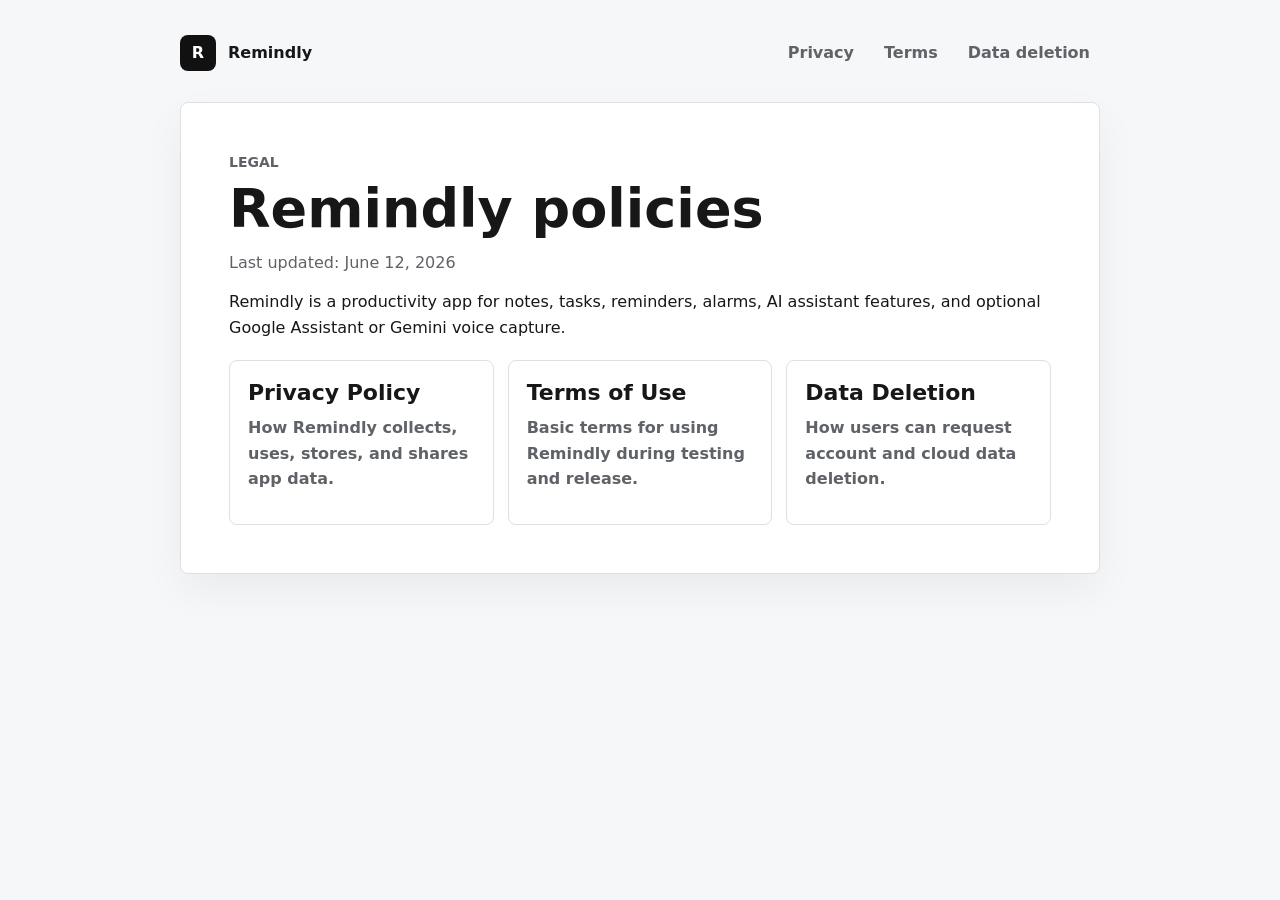
<file: index.html>
<!doctype html>
<html lang="en">
  <head>
    <meta charset="utf-8" />
    <meta name="viewport" content="width=device-width, initial-scale=1" />
    <title>Remindly Legal</title>
    <meta
      name="description"
      content="Privacy Policy, Terms of Use, and data deletion instructions for Remindly."
    />
    <link rel="stylesheet" href="./styles.css" />
  </head>
  <body>
    <main class="shell">
      <header class="topbar">
        <div class="brand"><span class="mark">R</span><span>Remindly</span></div>
        <nav class="nav" aria-label="Legal pages">
          <a href="./privacy.html">Privacy</a>
          <a href="./terms.html">Terms</a>
          <a href="./data-deletion.html">Data deletion</a>
        </nav>
      </header>

      <section class="document">
        <p class="eyebrow">Legal</p>
        <h1>Remindly policies</h1>
        <p class="meta">Last updated: June 12, 2026</p>
        <p>
          Remindly is a productivity app for notes, tasks, reminders, alarms, AI assistant features,
          and optional Google Assistant or Gemini voice capture.
        </p>

        <div class="grid">
          <a class="card" href="./privacy.html">
            <h2>Privacy Policy</h2>
            <p>How Remindly collects, uses, stores, and shares app data.</p>
          </a>
          <a class="card" href="./terms.html">
            <h2>Terms of Use</h2>
            <p>Basic terms for using Remindly during testing and release.</p>
          </a>
          <a class="card" href="./data-deletion.html">
            <h2>Data Deletion</h2>
            <p>How users can request account and cloud data deletion.</p>
          </a>
        </div>
      </section>
    </main>
  </body>
</html>
</file>
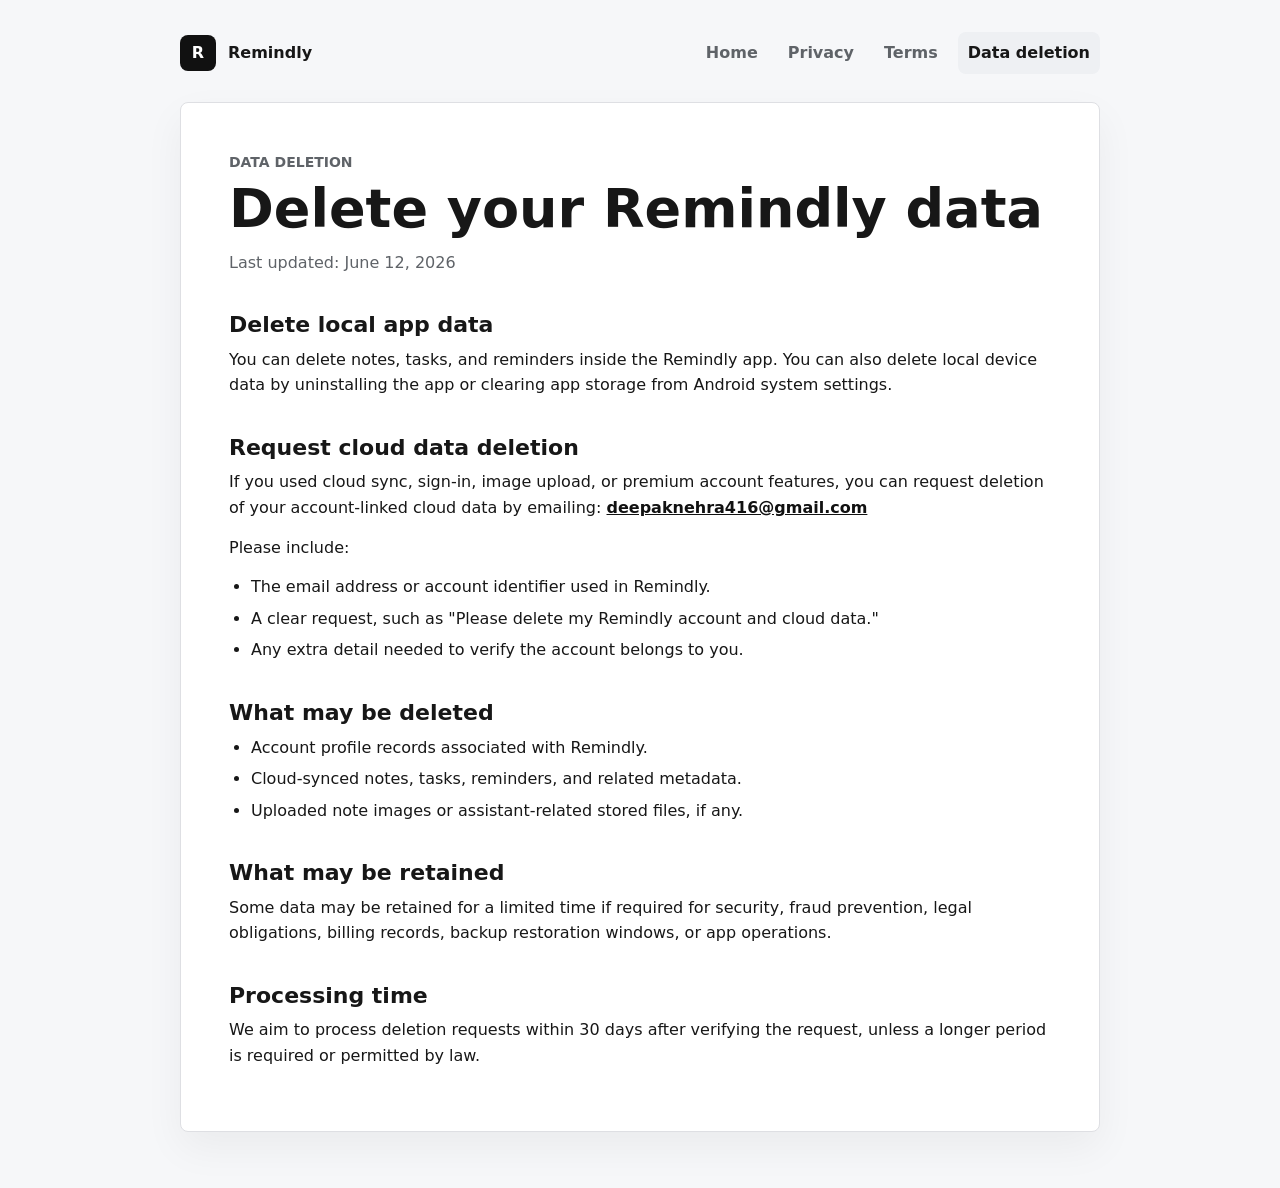
<file: data-deletion.html>
<!doctype html>
<html lang="en">
  <head>
    <meta charset="utf-8" />
    <meta name="viewport" content="width=device-width, initial-scale=1" />
    <title>Data Deletion - Remindly</title>
    <meta name="description" content="Data deletion instructions for Remindly users." />
    <link rel="stylesheet" href="./styles.css" />
  </head>
  <body>
    <main class="shell">
      <header class="topbar">
        <div class="brand"><span class="mark">R</span><span>Remindly</span></div>
        <nav class="nav" aria-label="Legal pages">
          <a href="./index.html">Home</a>
          <a href="./privacy.html">Privacy</a>
          <a href="./terms.html">Terms</a>
          <a href="./data-deletion.html" aria-current="page">Data deletion</a>
        </nav>
      </header>

      <article class="document">
        <p class="eyebrow">Data Deletion</p>
        <h1>Delete your Remindly data</h1>
        <p class="meta">Last updated: June 12, 2026</p>

        <h2>Delete local app data</h2>
        <p>
          You can delete notes, tasks, and reminders inside the Remindly app. You can also delete local
          device data by uninstalling the app or clearing app storage from Android system settings.
        </p>

        <h2>Request cloud data deletion</h2>
        <p>
          If you used cloud sync, sign-in, image upload, or premium account features, you can request
          deletion of your account-linked cloud data by emailing:
          <a href="mailto:deepaknehra416@gmail.com">deepaknehra416@gmail.com</a>
        </p>

        <p>Please include:</p>
        <ul>
          <li>The email address or account identifier used in Remindly.</li>
          <li>A clear request, such as "Please delete my Remindly account and cloud data."</li>
          <li>Any extra detail needed to verify the account belongs to you.</li>
        </ul>

        <h2>What may be deleted</h2>
        <ul>
          <li>Account profile records associated with Remindly.</li>
          <li>Cloud-synced notes, tasks, reminders, and related metadata.</li>
          <li>Uploaded note images or assistant-related stored files, if any.</li>
        </ul>

        <h2>What may be retained</h2>
        <p>
          Some data may be retained for a limited time if required for security, fraud prevention,
          legal obligations, billing records, backup restoration windows, or app operations.
        </p>

        <h2>Processing time</h2>
        <p>
          We aim to process deletion requests within 30 days after verifying the request, unless a
          longer period is required or permitted by law.
        </p>
      </article>
    </main>
  </body>
</html>
</file>
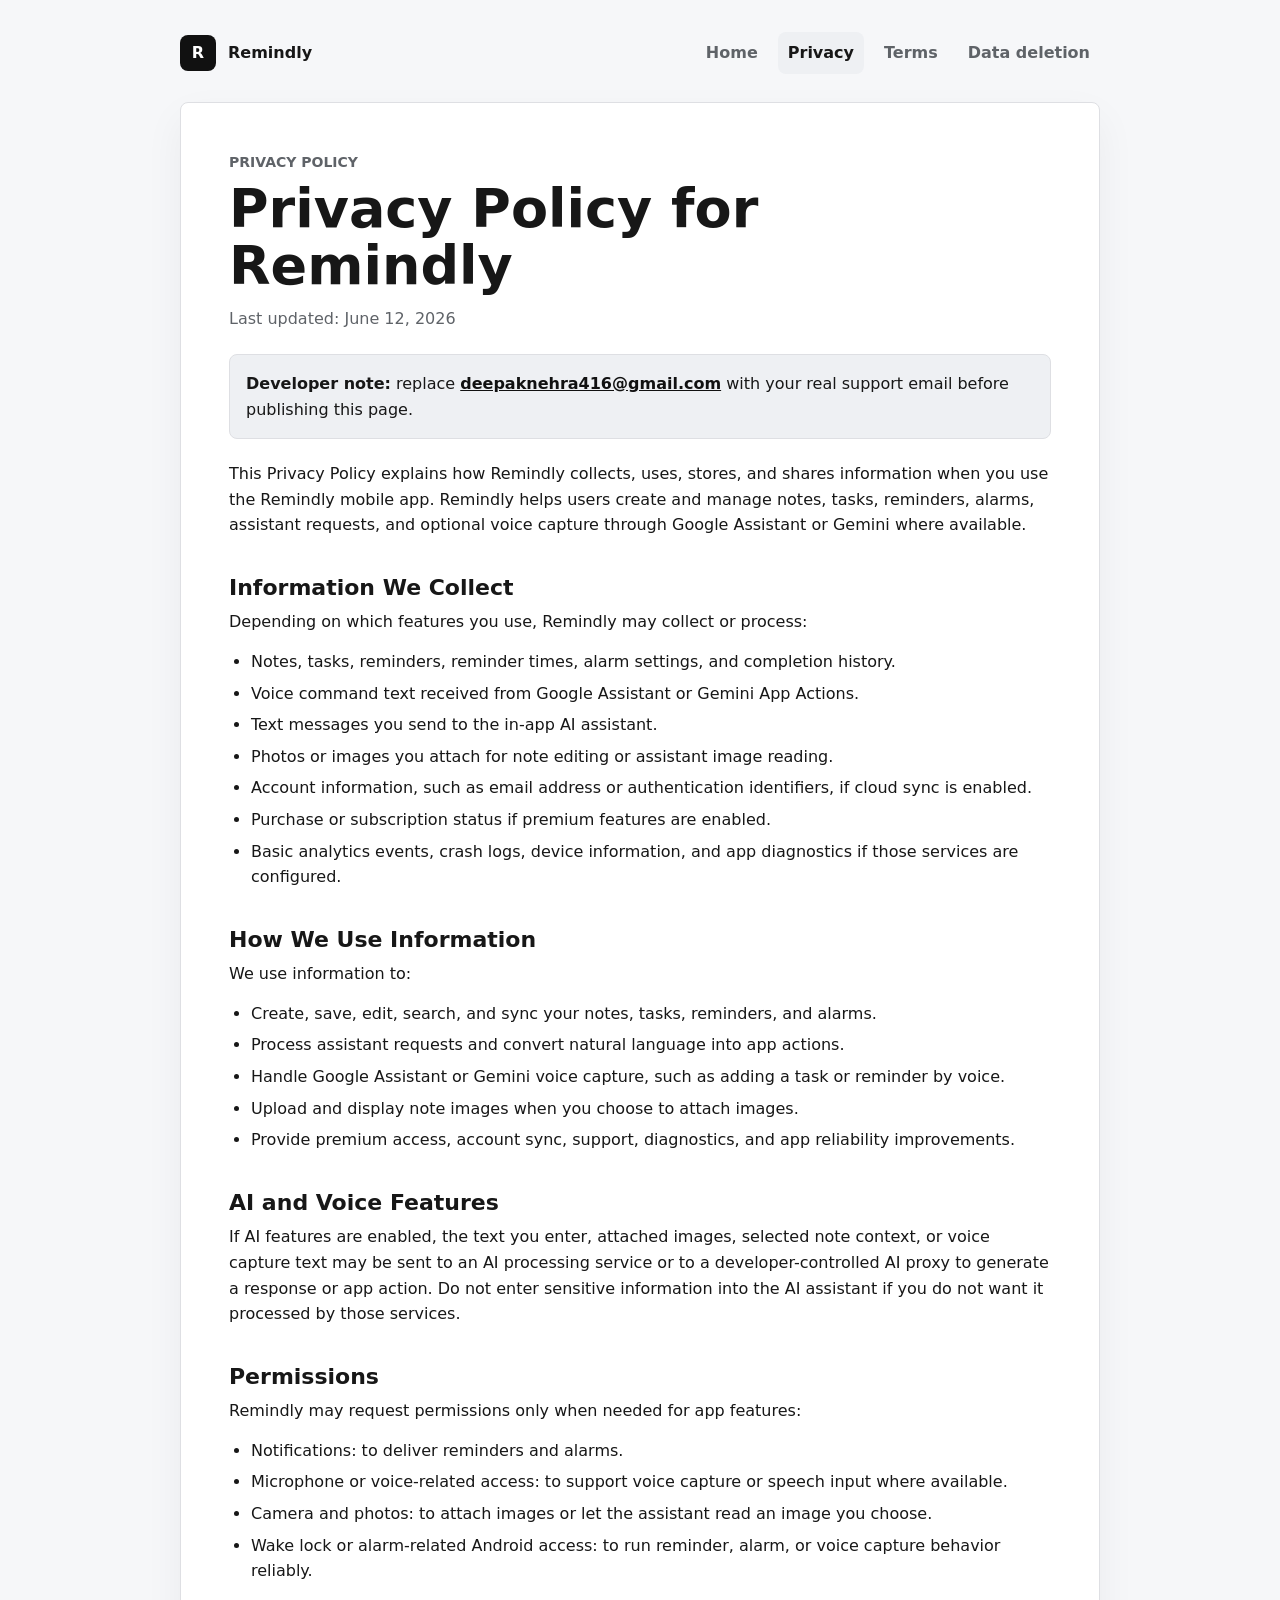
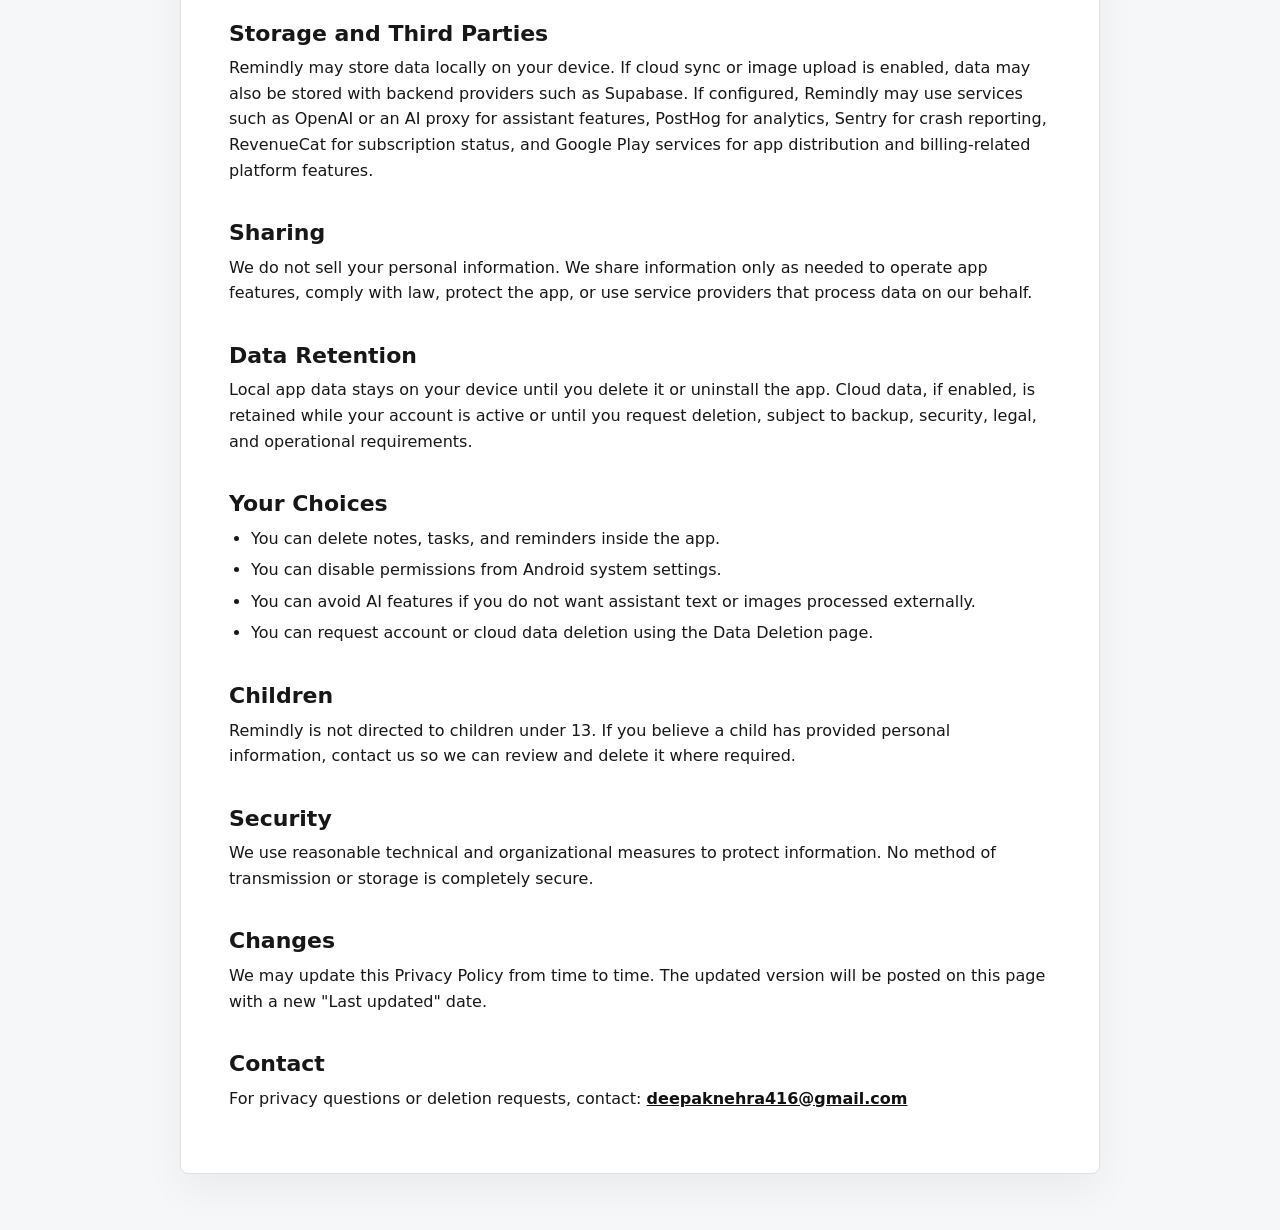
<file: privacy.html>
<!doctype html>
<html lang="en">
  <head>
    <meta charset="utf-8" />
    <meta name="viewport" content="width=device-width, initial-scale=1" />
    <title>Privacy Policy - Remindly</title>
    <meta name="description" content="Privacy Policy for the Remindly mobile app." />
    <link rel="stylesheet" href="./styles.css" />
  </head>
  <body>
    <main class="shell">
      <header class="topbar">
        <div class="brand"><span class="mark">R</span><span>Remindly</span></div>
        <nav class="nav" aria-label="Legal pages">
          <a href="./index.html">Home</a>
          <a href="./privacy.html" aria-current="page">Privacy</a>
          <a href="./terms.html">Terms</a>
          <a href="./data-deletion.html">Data deletion</a>
        </nav>
      </header>

      <article class="document">
        <p class="eyebrow">Privacy Policy</p>
        <h1>Privacy Policy for Remindly</h1>
        <p class="meta">Last updated: June 12, 2026</p>

        <div class="notice">
          <strong>Developer note:</strong> replace <a href="mailto:deepaknehra416@gmail.com">deepaknehra416@gmail.com</a>
          with your real support email before publishing this page.
        </div>

        <p>
          This Privacy Policy explains how Remindly collects, uses, stores, and shares information
          when you use the Remindly mobile app. Remindly helps users create and manage notes, tasks,
          reminders, alarms, assistant requests, and optional voice capture through Google Assistant
          or Gemini where available.
        </p>

        <h2>Information We Collect</h2>
        <p>Depending on which features you use, Remindly may collect or process:</p>
        <ul>
          <li>Notes, tasks, reminders, reminder times, alarm settings, and completion history.</li>
          <li>Voice command text received from Google Assistant or Gemini App Actions.</li>
          <li>Text messages you send to the in-app AI assistant.</li>
          <li>Photos or images you attach for note editing or assistant image reading.</li>
          <li>Account information, such as email address or authentication identifiers, if cloud sync is enabled.</li>
          <li>Purchase or subscription status if premium features are enabled.</li>
          <li>Basic analytics events, crash logs, device information, and app diagnostics if those services are configured.</li>
        </ul>

        <h2>How We Use Information</h2>
        <p>We use information to:</p>
        <ul>
          <li>Create, save, edit, search, and sync your notes, tasks, reminders, and alarms.</li>
          <li>Process assistant requests and convert natural language into app actions.</li>
          <li>Handle Google Assistant or Gemini voice capture, such as adding a task or reminder by voice.</li>
          <li>Upload and display note images when you choose to attach images.</li>
          <li>Provide premium access, account sync, support, diagnostics, and app reliability improvements.</li>
        </ul>

        <h2>AI and Voice Features</h2>
        <p>
          If AI features are enabled, the text you enter, attached images, selected note context, or
          voice capture text may be sent to an AI processing service or to a developer-controlled AI
          proxy to generate a response or app action. Do not enter sensitive information into the AI
          assistant if you do not want it processed by those services.
        </p>

        <h2>Permissions</h2>
        <p>Remindly may request permissions only when needed for app features:</p>
        <ul>
          <li>Notifications: to deliver reminders and alarms.</li>
          <li>Microphone or voice-related access: to support voice capture or speech input where available.</li>
          <li>Camera and photos: to attach images or let the assistant read an image you choose.</li>
          <li>Wake lock or alarm-related Android access: to run reminder, alarm, or voice capture behavior reliably.</li>
        </ul>

        <h2>Storage and Third Parties</h2>
        <p>
          Remindly may store data locally on your device. If cloud sync or image upload is enabled,
          data may also be stored with backend providers such as Supabase. If configured, Remindly may
          use services such as OpenAI or an AI proxy for assistant features, PostHog for analytics,
          Sentry for crash reporting, RevenueCat for subscription status, and Google Play services for
          app distribution and billing-related platform features.
        </p>

        <h2>Sharing</h2>
        <p>
          We do not sell your personal information. We share information only as needed to operate app
          features, comply with law, protect the app, or use service providers that process data on our
          behalf.
        </p>

        <h2>Data Retention</h2>
        <p>
          Local app data stays on your device until you delete it or uninstall the app. Cloud data, if
          enabled, is retained while your account is active or until you request deletion, subject to
          backup, security, legal, and operational requirements.
        </p>

        <h2>Your Choices</h2>
        <ul>
          <li>You can delete notes, tasks, and reminders inside the app.</li>
          <li>You can disable permissions from Android system settings.</li>
          <li>You can avoid AI features if you do not want assistant text or images processed externally.</li>
          <li>You can request account or cloud data deletion using the Data Deletion page.</li>
        </ul>

        <h2>Children</h2>
        <p>
          Remindly is not directed to children under 13. If you believe a child has provided personal
          information, contact us so we can review and delete it where required.
        </p>

        <h2>Security</h2>
        <p>
          We use reasonable technical and organizational measures to protect information. No method of
          transmission or storage is completely secure.
        </p>

        <h2>Changes</h2>
        <p>
          We may update this Privacy Policy from time to time. The updated version will be posted on
          this page with a new "Last updated" date.
        </p>

        <h2>Contact</h2>
        <p>
          For privacy questions or deletion requests, contact:
          <a href="mailto:deepaknehra416@gmail.com">deepaknehra416@gmail.com</a>
        </p>
      </article>
    </main>
  </body>
</html>
</file>
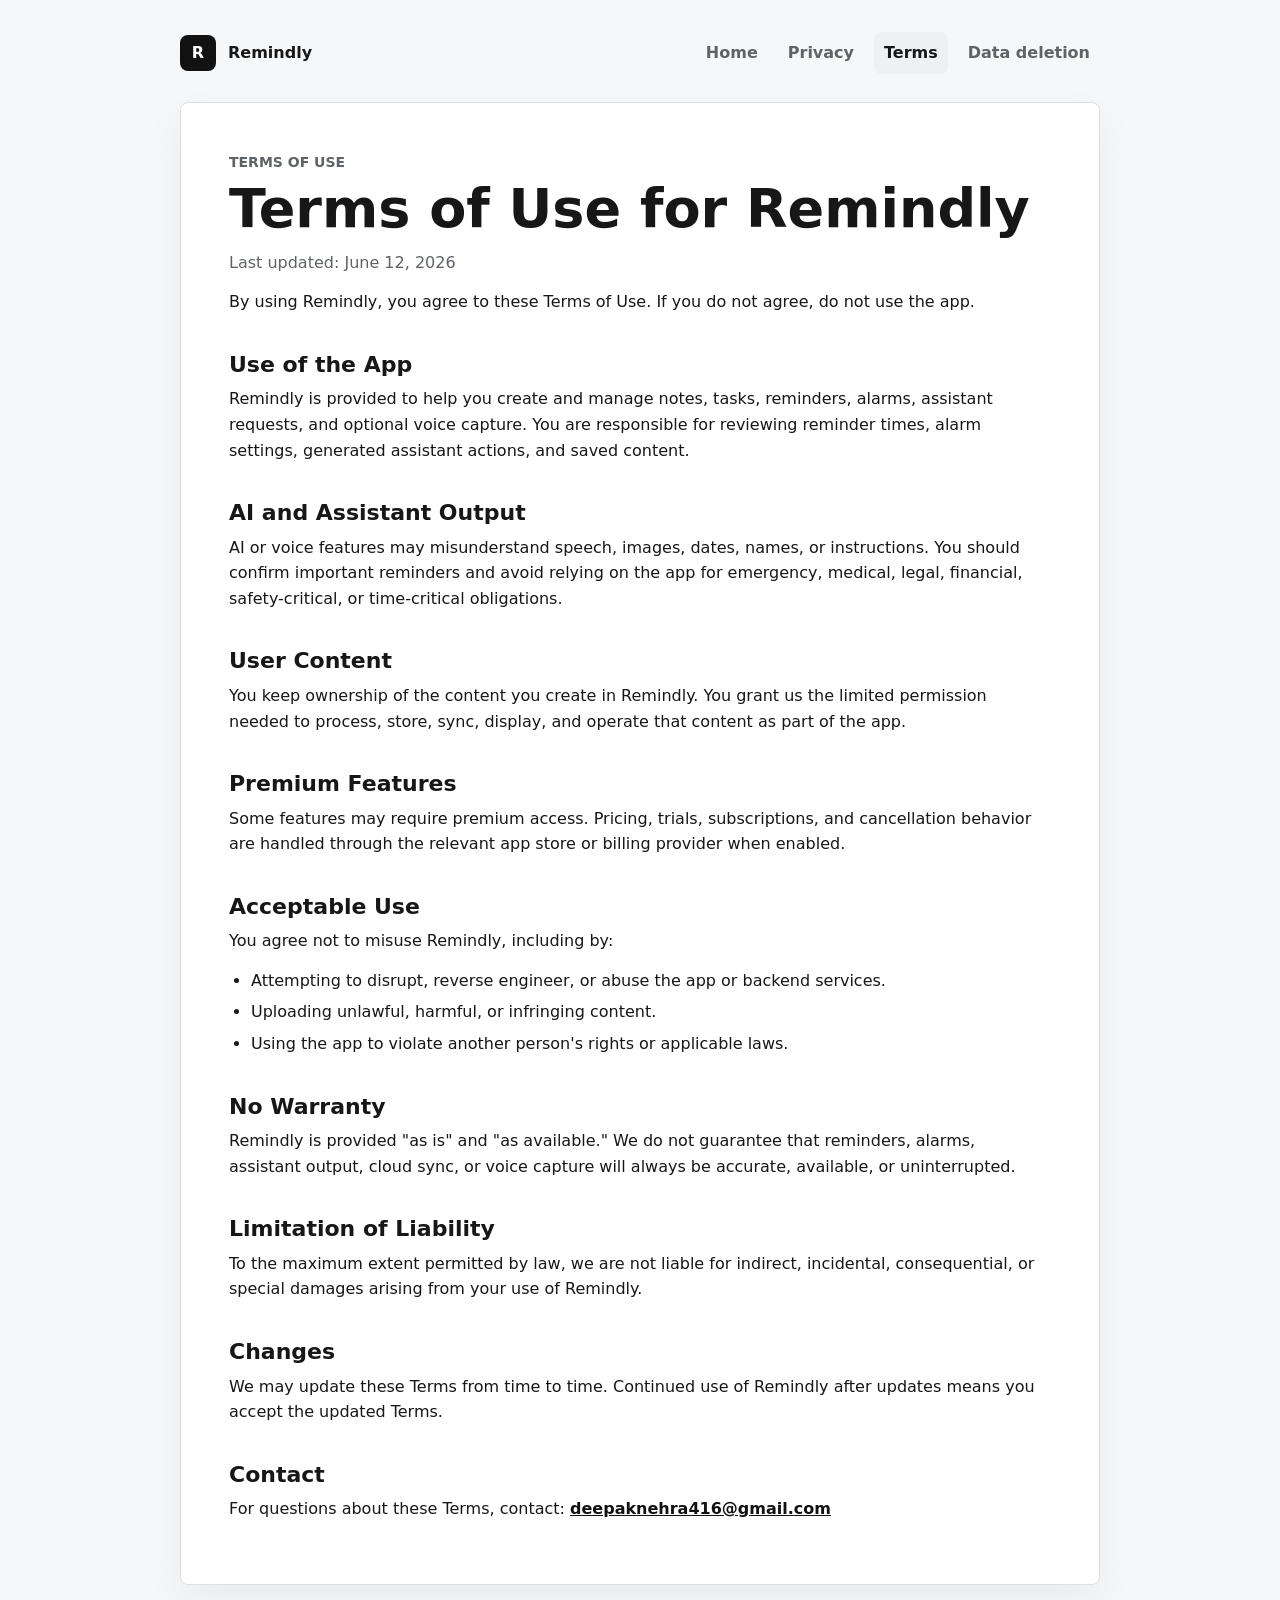
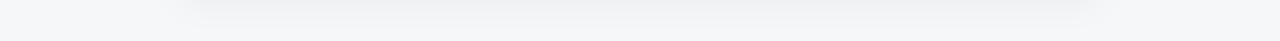
<file: terms.html>
<!doctype html>
<html lang="en">
  <head>
    <meta charset="utf-8" />
    <meta name="viewport" content="width=device-width, initial-scale=1" />
    <title>Terms of Use - Remindly</title>
    <meta name="description" content="Terms of Use for the Remindly mobile app." />
    <link rel="stylesheet" href="./styles.css" />
  </head>
  <body>
    <main class="shell">
      <header class="topbar">
        <div class="brand"><span class="mark">R</span><span>Remindly</span></div>
        <nav class="nav" aria-label="Legal pages">
          <a href="./index.html">Home</a>
          <a href="./privacy.html">Privacy</a>
          <a href="./terms.html" aria-current="page">Terms</a>
          <a href="./data-deletion.html">Data deletion</a>
        </nav>
      </header>

      <article class="document">
        <p class="eyebrow">Terms of Use</p>
        <h1>Terms of Use for Remindly</h1>
        <p class="meta">Last updated: June 12, 2026</p>

        <p>
          By using Remindly, you agree to these Terms of Use. If you do not agree, do not use the app.
        </p>

        <h2>Use of the App</h2>
        <p>
          Remindly is provided to help you create and manage notes, tasks, reminders, alarms, assistant
          requests, and optional voice capture. You are responsible for reviewing reminder times, alarm
          settings, generated assistant actions, and saved content.
        </p>

        <h2>AI and Assistant Output</h2>
        <p>
          AI or voice features may misunderstand speech, images, dates, names, or instructions. You
          should confirm important reminders and avoid relying on the app for emergency, medical,
          legal, financial, safety-critical, or time-critical obligations.
        </p>

        <h2>User Content</h2>
        <p>
          You keep ownership of the content you create in Remindly. You grant us the limited permission
          needed to process, store, sync, display, and operate that content as part of the app.
        </p>

        <h2>Premium Features</h2>
        <p>
          Some features may require premium access. Pricing, trials, subscriptions, and cancellation
          behavior are handled through the relevant app store or billing provider when enabled.
        </p>

        <h2>Acceptable Use</h2>
        <p>You agree not to misuse Remindly, including by:</p>
        <ul>
          <li>Attempting to disrupt, reverse engineer, or abuse the app or backend services.</li>
          <li>Uploading unlawful, harmful, or infringing content.</li>
          <li>Using the app to violate another person's rights or applicable laws.</li>
        </ul>

        <h2>No Warranty</h2>
        <p>
          Remindly is provided "as is" and "as available." We do not guarantee that reminders, alarms,
          assistant output, cloud sync, or voice capture will always be accurate, available, or
          uninterrupted.
        </p>

        <h2>Limitation of Liability</h2>
        <p>
          To the maximum extent permitted by law, we are not liable for indirect, incidental,
          consequential, or special damages arising from your use of Remindly.
        </p>

        <h2>Changes</h2>
        <p>
          We may update these Terms from time to time. Continued use of Remindly after updates means
          you accept the updated Terms.
        </p>

        <h2>Contact</h2>
        <p>
          For questions about these Terms, contact:
          <a href="mailto:deepaknehra416@gmail.com">deepaknehra416@gmail.com</a>
        </p>
      </article>
    </main>
  </body>
</html>
</file>
<file: styles.css>
:root {
  color-scheme: light;
  --bg: #f6f7f9;
  --surface: #ffffff;
  --ink: #171717;
  --muted: #5f6368;
  --line: #dedfe3;
  --accent: #111111;
  --accent-soft: #eef0f3;
}

* {
  box-sizing: border-box;
}

body {
  margin: 0;
  background: var(--bg);
  color: var(--ink);
  font-family: Inter, ui-sans-serif, system-ui, -apple-system, BlinkMacSystemFont, "Segoe UI", sans-serif;
  line-height: 1.6;
}

a {
  color: var(--accent);
  font-weight: 650;
}

.shell {
  width: min(920px, calc(100% - 32px));
  margin: 0 auto;
  padding: 32px 0 56px;
}

.topbar {
  display: flex;
  align-items: center;
  justify-content: space-between;
  gap: 16px;
  margin-bottom: 28px;
}

.brand {
  display: flex;
  align-items: center;
  gap: 12px;
  font-weight: 800;
  letter-spacing: 0;
}

.mark {
  width: 36px;
  height: 36px;
  border-radius: 8px;
  background: var(--accent);
  color: #fff;
  display: grid;
  place-items: center;
  font-weight: 900;
}

.nav {
  display: flex;
  flex-wrap: wrap;
  gap: 10px;
}

.nav a {
  text-decoration: none;
  color: var(--muted);
  padding: 8px 10px;
  border-radius: 8px;
}

.nav a:hover,
.nav a[aria-current="page"] {
  background: var(--accent-soft);
  color: var(--ink);
}

.document {
  background: var(--surface);
  border: 1px solid var(--line);
  border-radius: 8px;
  padding: clamp(24px, 5vw, 48px);
  box-shadow: 0 16px 40px rgba(0, 0, 0, 0.05);
}

.eyebrow {
  margin: 0 0 8px;
  color: var(--muted);
  font-size: 14px;
  font-weight: 700;
  text-transform: uppercase;
}

h1 {
  margin: 0 0 12px;
  font-size: clamp(32px, 6vw, 54px);
  line-height: 1.05;
  letter-spacing: 0;
}

h2 {
  margin: 36px 0 8px;
  font-size: 22px;
  line-height: 1.25;
  letter-spacing: 0;
}

h3 {
  margin: 24px 0 6px;
  font-size: 17px;
  letter-spacing: 0;
}

p {
  margin: 0 0 14px;
}

ul {
  margin: 0 0 16px;
  padding-left: 22px;
}

li {
  margin: 6px 0;
}

.meta {
  color: var(--muted);
}

.notice {
  margin: 22px 0;
  padding: 16px;
  background: var(--accent-soft);
  border: 1px solid var(--line);
  border-radius: 8px;
}

.grid {
  display: grid;
  grid-template-columns: repeat(auto-fit, minmax(220px, 1fr));
  gap: 14px;
  margin-top: 20px;
}

.card {
  display: block;
  min-height: 144px;
  padding: 18px;
  border: 1px solid var(--line);
  border-radius: 8px;
  background: var(--surface);
  text-decoration: none;
}

.card h2 {
  margin: 0 0 8px;
  color: var(--ink);
}

.card p {
  color: var(--muted);
}

.footer {
  margin-top: 18px;
  color: var(--muted);
  font-size: 14px;
}

@media (max-width: 640px) {
  .topbar {
    align-items: flex-start;
    flex-direction: column;
  }

  .nav a {
    padding-left: 0;
  }
}
</file>
